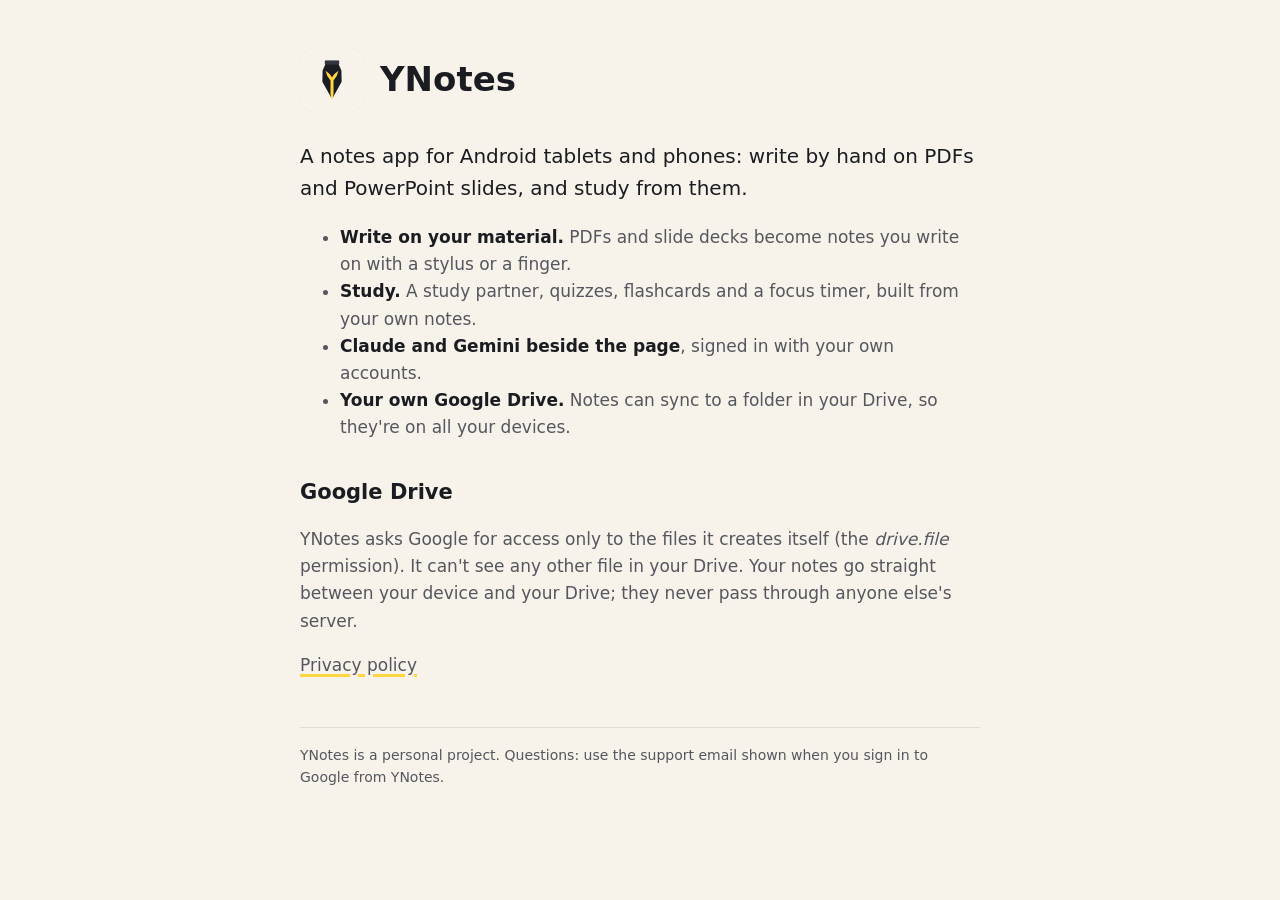
<file: index.html>
<!doctype html>
<html lang="en">
<head>
<meta charset="utf-8">
<meta name="viewport" content="width=device-width, initial-scale=1">
<title>YNotes</title>
<meta name="description" content="YNotes: handwritten notes on PDFs and slides, with a study partner, for Android.">
<link rel="icon" href="icon.png">
<link rel="stylesheet" href="style.css">
</head>
<body>
<main>
  <header><img src="icon.png" alt="YNotes icon"><h1>YNotes</h1></header>
  <p class="lead">A notes app for Android tablets and phones: write by hand on PDFs and PowerPoint slides, and study from them.</p>
  <ul>
    <li><strong>Write on your material.</strong> PDFs and slide decks become notes you write on with a stylus or a finger.</li>
    <li><strong>Study.</strong> A study partner, quizzes, flashcards and a focus timer, built from your own notes.</li>
    <li><strong>Claude and Gemini beside the page</strong>, signed in with your own accounts.</li>
    <li><strong>Your own Google Drive.</strong> Notes can sync to a folder in your Drive, so they're on all your devices.</li>
  </ul>
  <h2>Google Drive</h2>
  <p>YNotes asks Google for access only to the files it creates itself (the <em>drive.file</em> permission). It can't see any other file in your Drive. Your notes go straight between your device and your Drive; they never pass through anyone else's server.</p>
  <p><a href="privacy.html">Privacy policy</a></p>
  <footer>YNotes is a personal project. Questions: use the support email shown when you sign in to Google from YNotes.</footer>
</main>
</body>
</html>
</file>
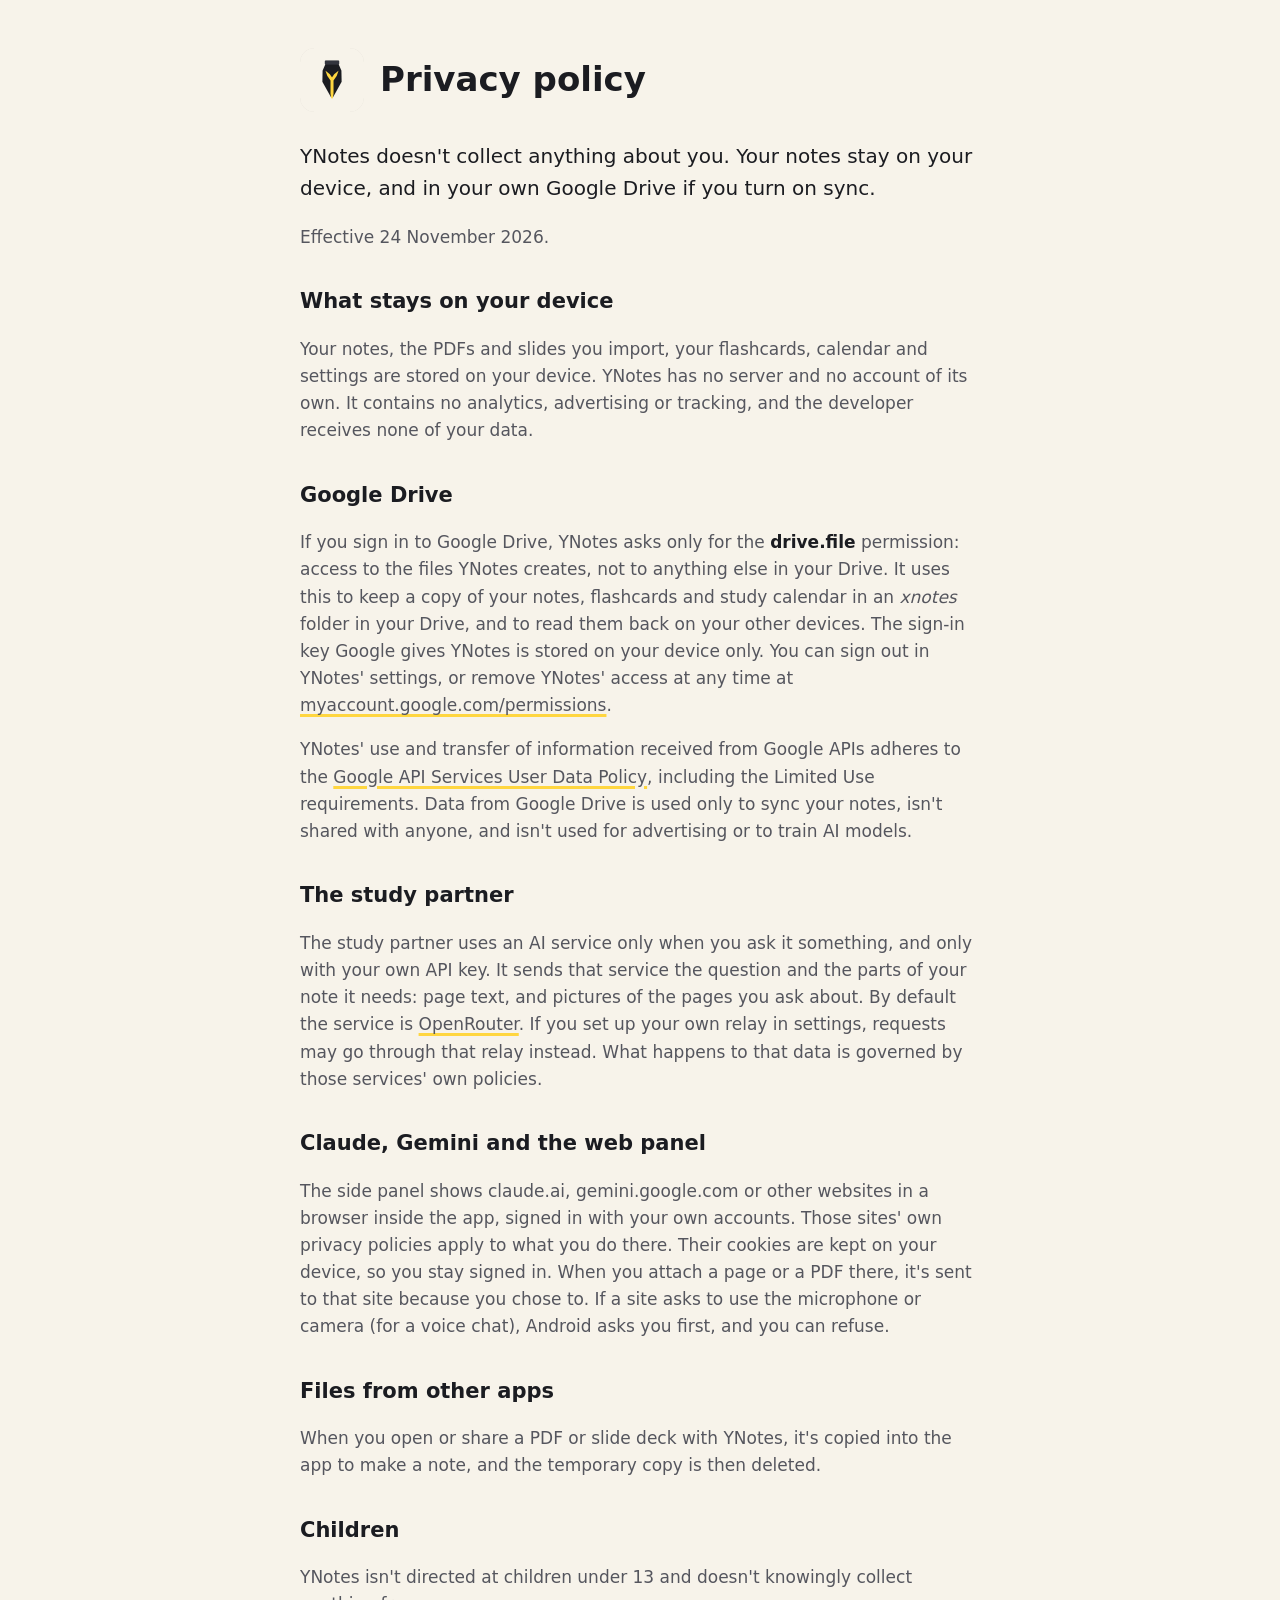
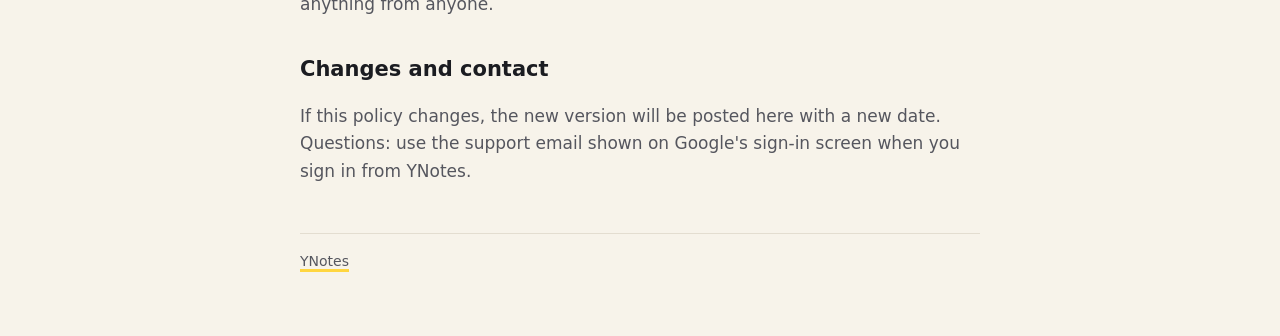
<file: privacy.html>
<!doctype html>
<html lang="en">
<head>
<meta charset="utf-8">
<meta name="viewport" content="width=device-width, initial-scale=1">
<title>YNotes privacy policy</title>
<meta name="description" content="What YNotes does with your notes and your Google Drive.">
<link rel="icon" href="icon.png">
<link rel="stylesheet" href="style.css">
</head>
<body>
<main>
  <header><img src="icon.png" alt="YNotes icon"><h1>Privacy policy</h1></header>
  <p class="lead">YNotes doesn't collect anything about you. Your notes stay on your device, and in your own Google Drive if you turn on sync.</p>
  <p>Effective 24 November 2026.</p>

  <h2>What stays on your device</h2>
  <p>Your notes, the PDFs and slides you import, your flashcards, calendar and settings are stored on your device. YNotes has no server and no account of its own. It contains no analytics, advertising or tracking, and the developer receives none of your data.</p>

  <h2>Google Drive</h2>
  <p>If you sign in to Google Drive, YNotes asks only for the <strong>drive.file</strong> permission: access to the files YNotes creates, not to anything else in your Drive. It uses this to keep a copy of your notes, flashcards and study calendar in an <em>xnotes</em> folder in your Drive, and to read them back on your other devices. The sign-in key Google gives YNotes is stored on your device only. You can sign out in YNotes' settings, or remove YNotes' access at any time at <a href="https://myaccount.google.com/permissions">myaccount.google.com/permissions</a>.</p>
  <p>YNotes' use and transfer of information received from Google APIs adheres to the <a href="https://developers.google.com/terms/api-services-user-data-policy">Google API Services User Data Policy</a>, including the Limited Use requirements. Data from Google Drive is used only to sync your notes, isn't shared with anyone, and isn't used for advertising or to train AI models.</p>

  <h2>The study partner</h2>
  <p>The study partner uses an AI service only when you ask it something, and only with your own API key. It sends that service the question and the parts of your note it needs: page text, and pictures of the pages you ask about. By default the service is <a href="https://openrouter.ai/privacy">OpenRouter</a>. If you set up your own relay in settings, requests may go through that relay instead. What happens to that data is governed by those services' own policies.</p>

  <h2>Claude, Gemini and the web panel</h2>
  <p>The side panel shows claude.ai, gemini.google.com or other websites in a browser inside the app, signed in with your own accounts. Those sites' own privacy policies apply to what you do there. Their cookies are kept on your device, so you stay signed in. When you attach a page or a PDF there, it's sent to that site because you chose to. If a site asks to use the microphone or camera (for a voice chat), Android asks you first, and you can refuse.</p>

  <h2>Files from other apps</h2>
  <p>When you open or share a PDF or slide deck with YNotes, it's copied into the app to make a note, and the temporary copy is then deleted.</p>

  <h2>Children</h2>
  <p>YNotes isn't directed at children under 13 and doesn't knowingly collect anything from anyone.</p>

  <h2>Changes and contact</h2>
  <p>If this policy changes, the new version will be posted here with a new date. Questions: use the support email shown on Google's sign-in screen when you sign in from YNotes.</p>
  <footer><a href="index.html">YNotes</a></footer>
</main>
</body>
</html>
</file>
<file: style.css>
:root { --bg: #F7F3EA; --ink: #1B1C21; --soft: #55565E; --line: #E3DDD0; --accent: #FFD640; }
@media (prefers-color-scheme: dark) { :root { --bg: #16171B; --ink: #EDEAE2; --soft: #A8A69F; --line: #2C2D33; } }
* { box-sizing: border-box; }
body { margin: 0; background: var(--bg); color: var(--ink); font: 17px/1.6 system-ui, -apple-system, "Segoe UI", Roboto, sans-serif; }
main { max-width: 720px; margin: 0 auto; padding: 48px 20px 64px; }
header { display: flex; align-items: center; gap: 16px; margin-bottom: 28px; }
header img { width: 64px; height: 64px; border-radius: 14px; }
h1 { font-size: 34px; line-height: 1.15; margin: 0; }
h2 { font-size: 21px; margin: 34px 0 8px; }
p, li { color: var(--soft); }
strong { color: var(--ink); }
a { color: inherit; text-decoration-color: var(--accent); text-decoration-thickness: 3px; text-underline-offset: 3px; }
.lead { font-size: 20px; color: var(--ink); }
footer { margin-top: 48px; padding-top: 16px; border-top: 1px solid var(--line); font-size: 14px; color: var(--soft); }
</file>
